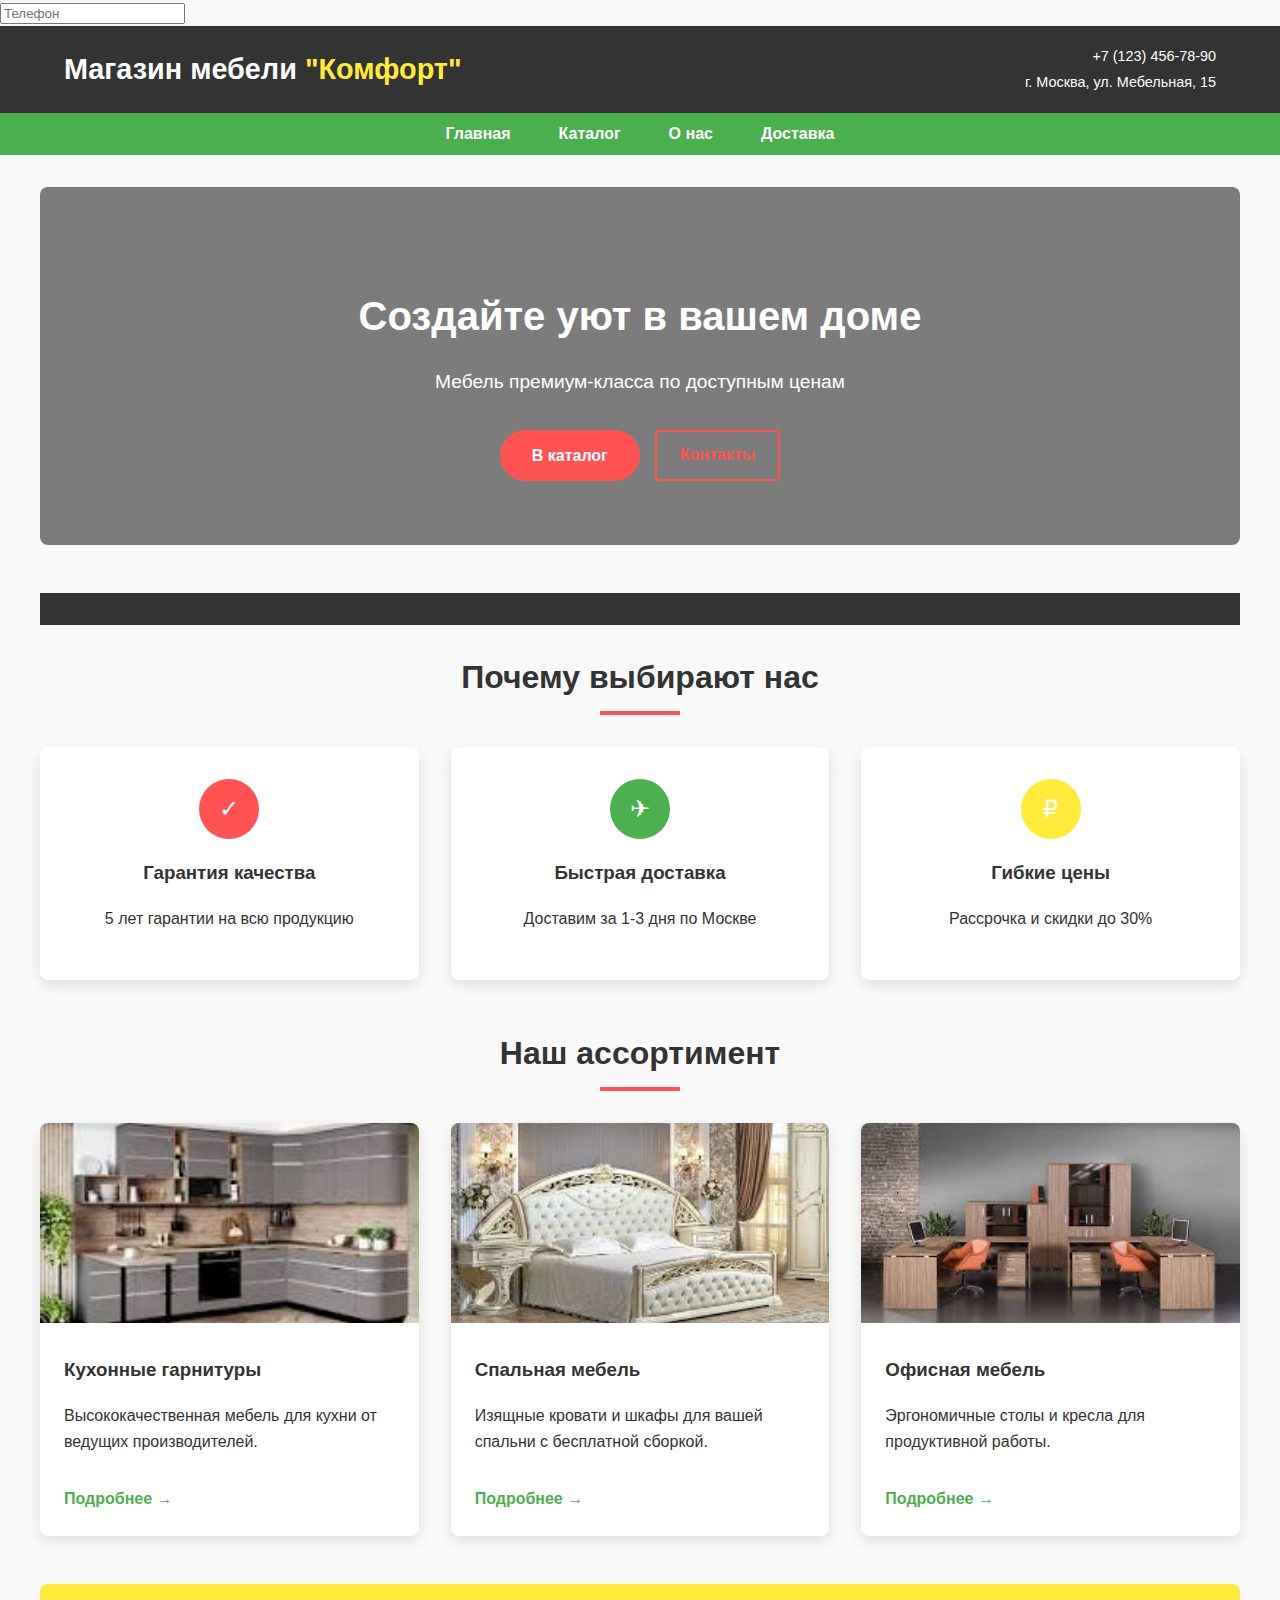
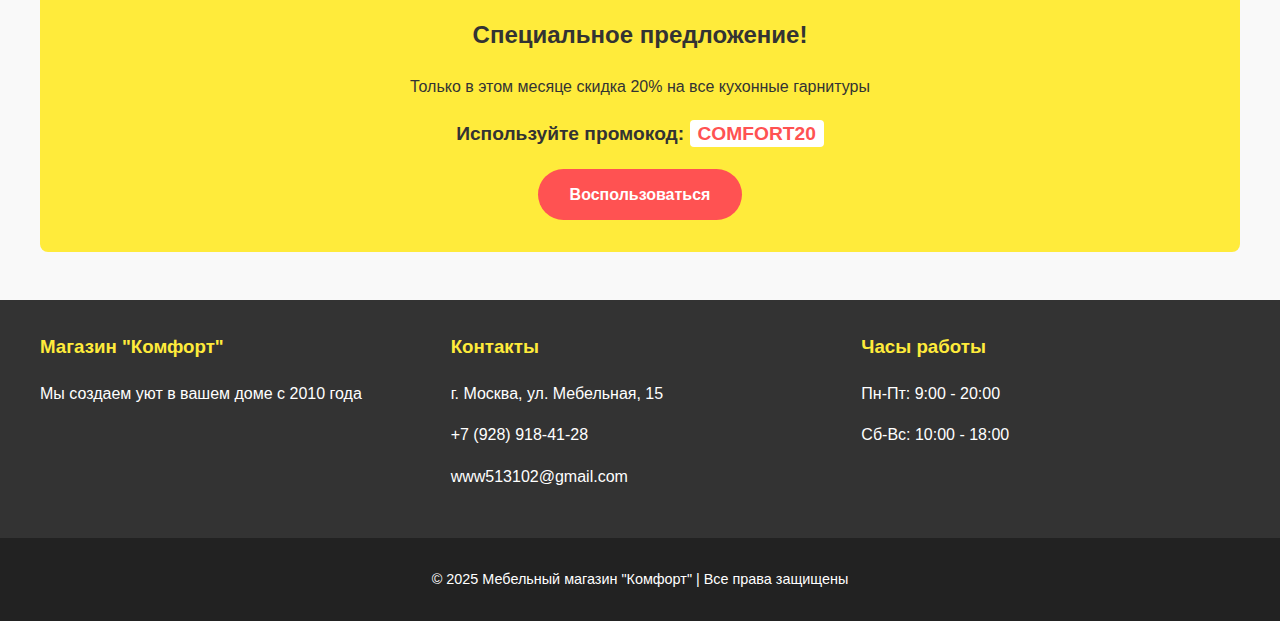
<file: index.html>
<!DOCTYPE html>
<html lang="ru">
<head>
    <meta charset="UTF-8">
    <meta name="viewport" content="width=device-width, initial-scale=1.0">
    <link rel="stylesheet" href="style.css">
    <title>Мебельный магазин "Комфорт"</title>
    <input type="tel" name="phone" placeholder="Телефон" pattern="\+7\s?[0-9]{3}\s?[0-9]{3}\s?[0-9]{2}\s?[0-9]{2}" title="Формат: +7 123 456 78 90">
</head>
<body>
    
    <header class="main-header">
        <div class="logo-container">
            <h1>Магазин мебели <span>"Комфорт"</span></h1>
        </div>
        <div class="header-contacts">
            <p>+7 (123) 456-78-90</p>
            <p>г. Москва, ул. Мебельная, 15</p>
        </div>
    </header>

    <nav class="main-nav">
        <ul>
            <li><a href="index.html">Главная</a></li>
            <li><a href="catalog.html">Каталог</a></li>
            <li><a href="abaut.html">О нас</a></li>
            <li><a href="delivery.html">Доставка</a></li>
        </ul>
    </nav>
    
    <main class="main-content">
        <section class="hero-banner">
    <div class="hero-text">
        <h2>Создайте уют в вашем доме</h2>
        <p>Мебель премиум-класса по доступным ценам</p>
        <div class="hero-buttons">
            <a href="catalog.html" class="cta-button">В каталог</a>
            <a href="#footer" class="secondary-button">Контакты</a>
        </div>
    </div>
</section>



<footer class="main-footer" id="footer">

</footer>

        <section class="features">
            <h2 class="section-title">Почему выбирают нас</h2>
            <div class="features-grid">
                <div class="feature-card">
                    <div class="feature-icon" style="background-color: #ff5252;">
                        <span>✓</span>
                    </div>
                    <h3>Гарантия качества</h3>
                    <p>5 лет гарантии на всю продукцию</p>
                </div>
                <div class="feature-card">
                    <div class="feature-icon" style="background-color: #4caf50;">
                        <span>✈</span>
                    </div>
                    <h3>Быстрая доставка</h3>
                    <p>Доставим за 1-3 дня по Москве</p>
                </div>
                <div class="feature-card">
                    <div class="feature-icon" style="background-color: #ffeb3b;">
                        <span>₽</span>
                    </div>
                    <h3>Гибкие цены</h3>
                    <p>Рассрочка и скидки до 30%</p>
                </div>
            </div>
        </section>
        
        <section class="categories">
            <h2 class="section-title">Наш ассортимент</h2>
            <div class="categories-grid">
                <article class="category-card">
                    <img src="./photo1.jpg" alt="Кухонный гарнитур">
                    <div class="category-info">
                        <h3>Кухонные гарнитуры</h3>
                        <p>Высококачественная мебель для кухни от ведущих производителей.</p>
                        <a href="office.html" class="category-link">Подробнее →</a>
                    </div>
                </article>
                
                <article class="category-card">
                    <img src="./photo2.jpg" alt="Спальные места">
                    <div class="category-info">
                        <h3>Спальная мебель</h3>
                        <p>Изящные кровати и шкафы для вашей спальни с бесплатной сборкой.</p>
                        <a href="office.html" class="category-link">Подробнее →</a>
                    </div>
                </article>
                
                <article class="category-card">
                    <img src="./photo3.jpg" alt="Офисная мебель">
                    <div class="category-info">
                        <h3>Офисная мебель</h3>
                        <p>Эргономичные столы и кресла для продуктивной работы.</p>
                        <a href="office.html" class="category-link">Подробнее →</a>
                    </div>
                </article>
            </div>
        </section>
        
        <section class="special-offer">
            <div class="offer-content">
                <h2>Специальное предложение!</h2>
                <p>Только в этом месяце скидка 20% на все кухонные гарнитуры</p>
                <p class="highlight-text">Используйте промокод: <span>COMFORT20</span></p>
                <a href="catalog.html" class="cta-button">Воспользоваться</a>
            </div>
        </section>
    </main>
    

    <footer class="main-footer">
        <div class="footer-grid">
            <div class="footer-section">
                <h3>Магазин "Комфорт"</h3>
                <p>Мы создаем уют в вашем доме с 2010 года</p>
            </div>
            <div class="footer-section">
                <h3>Контакты</h3>
                <p>г. Москва, ул. Мебельная, 15</p>
                <p>+7 (928) 918-41-28</p>
                <p>www513102@gmail.com</p>
            </div>
            <div class="footer-section">
                <h3>Часы работы</h3>
                <p>Пн-Пт: 9:00 - 20:00</p>
                <p>Сб-Вс: 10:00 - 18:00</p>
            </div>
        </div>
        <div class="footer-bottom">
            <p>© 2025 Мебельный магазин "Комфорт" | Все права защищены</p>
        </div>
    </footer>

</body>
</html>
</file>
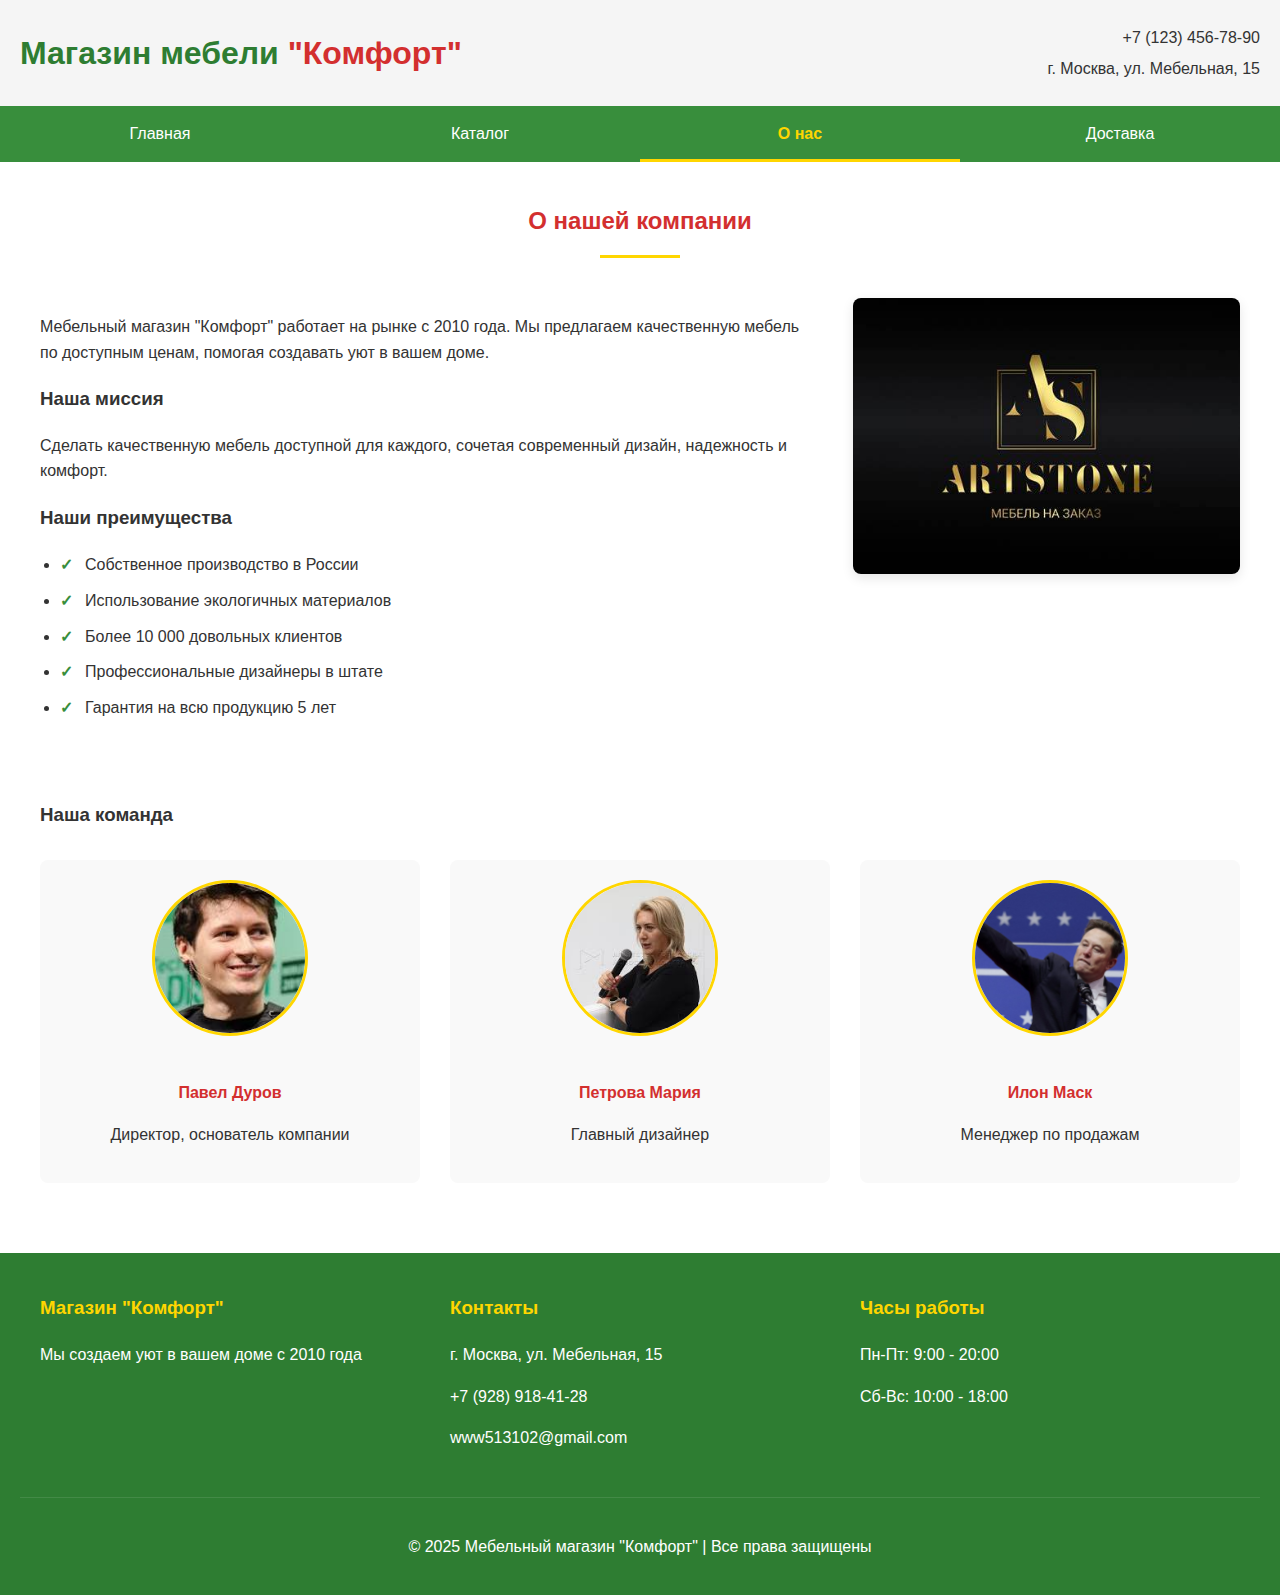
<file: abaut.html>
<!DOCTYPE html>
<html lang="ru">
<head>
    <meta charset="UTF-8">
    <meta name="viewport" content="width=device-width, initial-scale=1.0">
    <title>О нас - Мебельный магазин "Комфорт"</title>
    <style>
        /* Общие стили */
        body {
            font-family: 'Arial', sans-serif;
            margin: 0;
            padding: 0;
            color: #333;
            line-height: 1.6;
            transition: all 0.3s ease;
        }
        
        .main-header {
            background-color: #f5f5f5;
            padding: 20px;
            display: flex;
            justify-content: space-between;
            align-items: center;
            box-shadow: 0 2px 5px rgba(0,0,0,0.1);
            transition: all 0.3s ease;
        }
        
        .logo-container h1 {
            margin: 0;
            color: #2E7D32; /* Тёмно-зелёный */
            transition: all 0.3s ease;
        }
        
        .logo-container span {
            color: #D32F2F; /* Красный */
            transition: all 0.3s ease;
        }
        
        .header-contacts p {
            margin: 5px 0;
            text-align: right;
            transition: all 0.3s ease;
        }
        
        .main-nav {
            background-color: #388E3C; /* Зелёный */
            transition: all 0.3s ease;
        }
        
        .main-nav ul {
            list-style: none;
            padding: 0;
            margin: 0;
            display: flex;
        }
        
        .main-nav li {
            flex: 1;
            text-align: center;
            transition: all 0.3s ease;
        }
        
        .main-nav a {
            color: white;
            text-decoration: none;
            padding: 15px 0;
            display: block;
            transition: all 0.3s ease;
            position: relative;
        }
        
        .main-nav a:hover {
            background-color: #2E7D32; /* Тёмно-зелёный */
        }
        
        .main-nav a::after {
            content: '';
            position: absolute;
            bottom: 0;
            left: 0;
            width: 0;
            height: 3px;
            background-color: #FFD600; /* Жёлтый */
            transition: width 0.3s ease;
        }
        
        .main-nav a:hover::after {
            width: 100%;
        }
        
        .main-nav .active {
            color: #FFD600; /* Жёлтый */
            font-weight: bold;
        }
        
        .main-nav .active::after {
            width: 100%;
            background-color: #FFD600; /* Жёлтый */
        }
        
        .main-content {
            padding: 20px;
            max-width: 1200px;
            margin: 0 auto;
            transition: all 0.3s ease;
        }
        
        .section-title {
            text-align: center;
            margin-bottom: 40px;
            color: #D32F2F; /* Красный */
            position: relative;
            transition: all 0.3s ease;
        }
        
        .section-title::after {
            content: '';
            display: block;
            width: 80px;
            height: 3px;
            background-color: #FFD600; /* Жёлтый */
            margin: 15px auto;
            transition: all 0.3s ease;
        }
        
        /* Стили для страницы "О нас" */
        .about-content {
            display: flex;
            gap: 40px;
            margin-bottom: 50px;
            transition: all 0.3s ease;
        }
        
        .about-text {
            flex: 2;
        }
        
        .about-image {
            flex: 1;
            transition: all 0.3s ease;
        }
        
        .about-image img {
            width: 100%;
            border-radius: 8px;
            box-shadow: 0 4px 12px rgba(0,0,0,0.1);
            transition: all 0.3s ease;
        }
        
        .about-image img:hover {
            transform: scale(1.02);
            box-shadow: 0 8px 16px rgba(0,0,0,0.2);
        }
        
        .advantages-list {
            margin: 20px 0;
            padding-left: 20px;
        }
        
        .advantages-list li {
            margin-bottom: 10px;
            position: relative;
            padding-left: 25px;
            transition: all 0.3s ease;
        }
        
        .advantages-list li::before {
            content: '✓';
            color: #388E3C;
            position: absolute;
            left: 0;
            font-weight: bold;
        }
        
        .team-section {
            margin-top: 60px;
            transition: all 0.3s ease;
        }
        
        .team-grid {
            display: grid;
            grid-template-columns: repeat(auto-fit, minmax(250px, 1fr));
            gap: 30px;
            margin-top: 30px;
        }
        
        .team-member {
            text-align: center;
            transition: all 0.3s ease;
            padding: 20px;
            border-radius: 8px;
            background-color: #f9f9f9;
        }
        
        .team-member:hover {
            transform: translateY(-5px);
            box-shadow: 0 8px 16px rgba(0,0,0,0.1);
            background-color: #fff;
        }
        
        .team-member img {
            width: 150px;
            height: 150px;
            border-radius: 50%;
            object-fit: cover;
            margin-bottom: 15px;
            border: 3px solid #FFD600; 
            transition: all 0.3s ease;
        }
        
        .team-member h4 {
            color: #D32F2F;
            margin-bottom: 5px;
        }
        
      
        .main-footer {
            background-color: #2E7D32; 
            color: white;
            padding: 40px 20px 20px;
            margin-top: 50px;
            transition: all 0.3s ease;
        }
        
        .footer-grid {
            display: grid;
            grid-template-columns: repeat(auto-fit, minmax(250px, 1fr));
            gap: 30px;
            max-width: 1200px;
            margin: 0 auto;
        }
        
        .footer-section h3 {
            color: #FFD600; 
            margin-top: 0;
            transition: all 0.3s ease;
        }
        
        .footer-bottom {
            text-align: center;
            margin-top: 30px;
            padding-top: 20px;
            border-top: 1px solid rgba(255,255,255,0.1);
        }
        
      
        html {
            scroll-behavior: smooth;
        }
        
      
        @keyframes fadeIn {
            from { opacity: 0; transform: translateY(20px); }
            to { opacity: 1; transform: translateY(0); }
        }
        
        .about-section {
            animation: fadeIn 0.6s ease-out;
        }
        
        .team-section {
            animation: fadeIn 0.6s ease-out 0.2s both;
        }
        
        
        @media (max-width: 768px) {
            .about-content {
                flex-direction: column;
            }
            
            .main-nav ul {
                flex-direction: column;
            }
            
            .main-nav li {
                margin-bottom: 1px;
            }
        }
    </style>
</head>
<body>
    
    <header class="main-header">
        <div class="logo-container">
            <h1>Магазин мебели <span>"Комфорт"</span></h1>
        </div>
        <div class="header-contacts">
            <p>+7 (123) 456-78-90</p>
            <p>г. Москва, ул. Мебельная, 15</p>
        </div>
    </header>

    <nav class="main-nav">
        <ul>
            <li><a href="index.html">Главная</a></li>
            <li><a href="catalog.html">Каталог</a></li>
            <li><a href="abaut.html" class="active">О нас</a></li>
            <li><a href="delivery.html">Доставка</a></li>
        </ul>
    </nav>
    
    <main class="main-content">
        <section class="about-section">
            <h2 class="section-title">О нашей компании</h2>
            
            <div class="about-content">
                <div class="about-text">
                    <p>Мебельный магазин "Комфорт" работает на рынке с 2010 года. Мы предлагаем качественную мебель по доступным ценам, помогая создавать уют в вашем доме.</p>
                    
                    <h3>Наша миссия</h3>
                    <p>Сделать качественную мебель доступной для каждого, сочетая современный дизайн, надежность и комфорт.</p>
                    
                    <h3>Наши преимущества</h3>
                    <ul class="advantages-list">
                        <li>Собственное производство в России</li>
                        <li>Использование экологичных материалов</li>
                        <li>Более 10 000 довольных клиентов</li>
                        <li>Профессиональные дизайнеры в штате</li>
                        <li>Гарантия на всю продукцию 5 лет</li>
                    </ul>
                </div>
                
                <div class="about-image">
                    <img src="./logo.jpg" alt="Наш магазин">
                </div>
            </div>
            
            <div class="team-section">
                <h3>Наша команда</h3>
                <div class="team-grid">
                    <div class="team-member">
                        <img src="./director.jpg" alt="Директор">
                        <h4>Павел Дуров</h4>
                        <p>Директор, основатель компании</p>
                    </div>
                    <div class="team-member">
                        <img src="./designer.jpg" alt="Дизайнер">
                        <h4>Петрова Мария</h4>
                        <p>Главный дизайнер</p>
                    </div>
                    <div class="team-member">
                        <img src="./ilon.jpg" alt="Менеджер">
                        <h4>Илон Маск</h4>
                        <p>Менеджер по продажам</p>
                    </div>
                </div>
            </div>
        </section>
    </main>

    <footer class="main-footer">
        <div class="footer-grid">
            <div class="footer-section">
                <h3>Магазин "Комфорт"</h3>
                <p>Мы создаем уют в вашем доме с 2010 года</p>
            </div>
            <div class="footer-section">
                <h3>Контакты</h3>
                <p>г. Москва, ул. Мебельная, 15</p>
                <p>+7 (928) 918-41-28</p>
                <p>www513102@gmail.com</p>
            </div>
            <div class="footer-section">
                <h3>Часы работы</h3>
                <p>Пн-Пт: 9:00 - 20:00</p>
                <p>Сб-Вс: 10:00 - 18:00</p>
            </div>
        </div>
        <div class="footer-bottom">
            <p>© 2025 Мебельный магазин "Комфорт" | Все права защищены</p>
        </div>
    </footer>

</body>
</html>
</file>
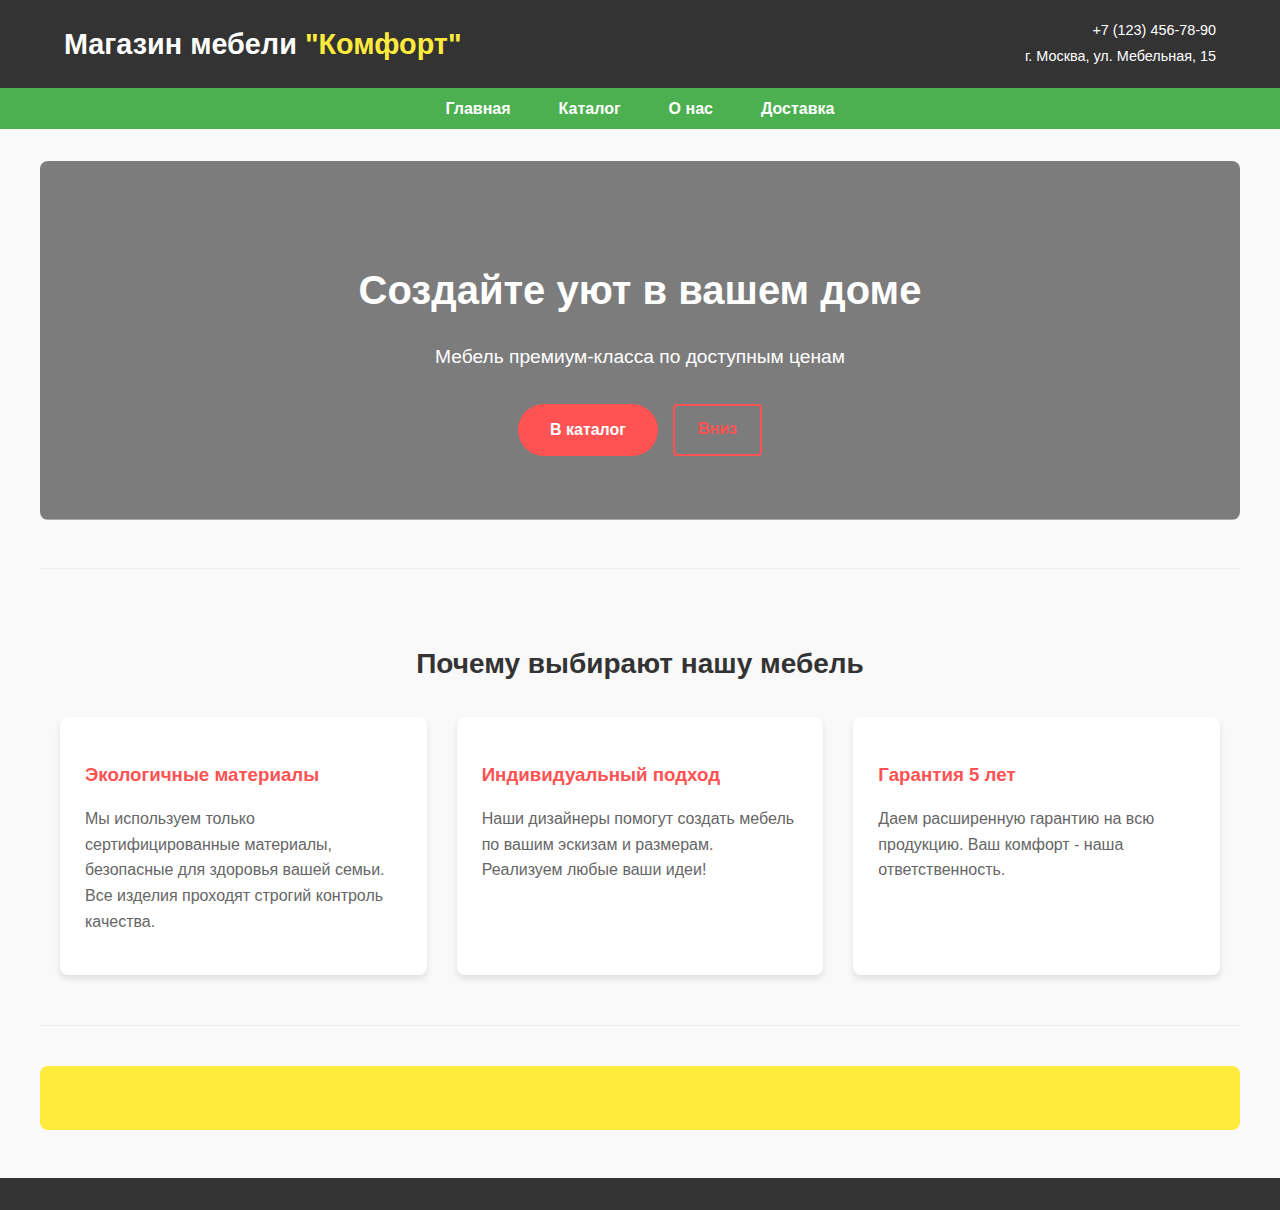
<file: catalog.html>
<!DOCTYPE html>
<html lang="ru">
<head>
    <meta charset="UTF-8">
    <meta name="viewport" content="width=device-width, initial-scale=1.0">
    <link rel="stylesheet" href="style.css">
    <title>Мебельный магазин "Комфорт"</title>
    <style>

        
        
        .main-nav ul li:nth-child(2) a:hover {
            color: #ff5252;
            transform: translateY(-2px);
        }
        
        .main-nav ul li:nth-child(2) a::after {
            content: '';
            position: absolute;
            bottom: 0;
            left: 0;
            width: 100%;
            height: 2px;
            background-color: #ff5252;
            transform: scaleX(0);
            transform-origin: right;
            transition: transform 0.5s cubic-bezier(0.65, 0, 0.35, 1);
        }
        
        .main-nav ul li:nth-child(2) a:hover::after {
            transform: scaleX(1);
            transform-origin: left;
        }
        
       
        .main-nav ul li:nth-child(2) a:active {
            transform: translateY(1px);
            color: #e04141;
        }
        
        .main-nav ul li:nth-child(2) a:active::after {
            background-color: #e04141;
            transform: scaleX(0.8);
        }
        
        
        html {
            scroll-behavior: smooth;
        }

      
        .info-section {
            background-color: #f9f9f9;
            padding: 50px 0;
            margin: 40px 0;
            border-top: 1px solid #eee;
            border-bottom: 1px solid #eee;
        }

        .info-container {
            max-width: 1200px;
            margin: 0 auto;
            padding: 0 20px;
        }

        .info-title {
            text-align: center;
            color: #333;
            margin-bottom: 30px;
            font-size: 28px;
        }

        .info-content {
            display: flex;
            flex-wrap: wrap;
            justify-content: space-between;
            gap: 30px;
        }

        .info-card {
            flex: 1 1 300px;
            background: white;
            padding: 25px;
            border-radius: 8px;
            box-shadow: 0 4px 6px rgba(0,0,0,0.1);
            transition: transform 0.3s ease;
        }

        .info-card:hover {
            transform: translateY(-5px);
        }

        .info-card h3 {
            color: #ff5252;
            margin-bottom: 15px;
        }

        .info-card p {
            color: #666;
            line-height: 1.6;
        }
    </style>
</head>
<body>
    
    <header class="main-header">
        <div class="logo-container">
            <h1>Магазин мебели <span>"Комфорт"</span></h1>
        </div>
        <div class="header-contacts">
            <p>+7 (123) 456-78-90</p>
            <p>г. Москва, ул. Мебельная, 15</p>
        </div>
    </header>

    <nav class="main-nav">
        <ul>
            <li><a href="index.html">Главная</a></li>
            <li><a href="catalog.html">Каталог</a></li>
            <li><a href="abaut.html">О нас</a></li>
            <li><a href="delivery.html">Доставка</a></li>
        </ul>
    </nav>
    
    <main class="main-content">
        <section class="hero-banner">
            <div class="hero-text">
                <h2>Создайте уют в вашем доме</h2>
                <p>Мебель премиум-класса по доступным ценам</p>
                <div class="hero-buttons">
                    <a href="catalog.html" class="cta-button">В каталог</a>
                    <a href="#footer" class="secondary-button">Вниз</a>
                </div>
            </div>
        </section>

        <section class="info-section">
            <div class="info-container">
                <h2 class="info-title">Почему выбирают нашу мебель</h2>
                <div class="info-content">
                    <div class="info-card">
                        <h3>Экологичные материалы</h3>
                        <p>Мы используем только сертифицированные материалы, безопасные для здоровья вашей семьи. Все изделия проходят строгий контроль качества.</p>
                    </div>
                    <div class="info-card">
                        <h3>Индивидуальный подход</h3>
                        <p>Наши дизайнеры помогут создать мебель по вашим эскизам и размерам. Реализуем любые ваши идеи!</p>
                    </div>
                    <div class="info-card">
                        <h3>Гарантия 5 лет</h3>
                        <p>Даем расширенную гарантию на всю продукцию. Ваш комфорт - наша ответственность.</p>
                    </div>
                </div>
            </div>
        </section>

        
        <section class="features">
          
        </section>
        
        <section class="categories">
           
        </section>
        
        <section class="special-offer">
           
        </section>
    </main>
    
    <footer class="main-footer" id="footer">
      
    </footer>

</body>
</html>
</file>
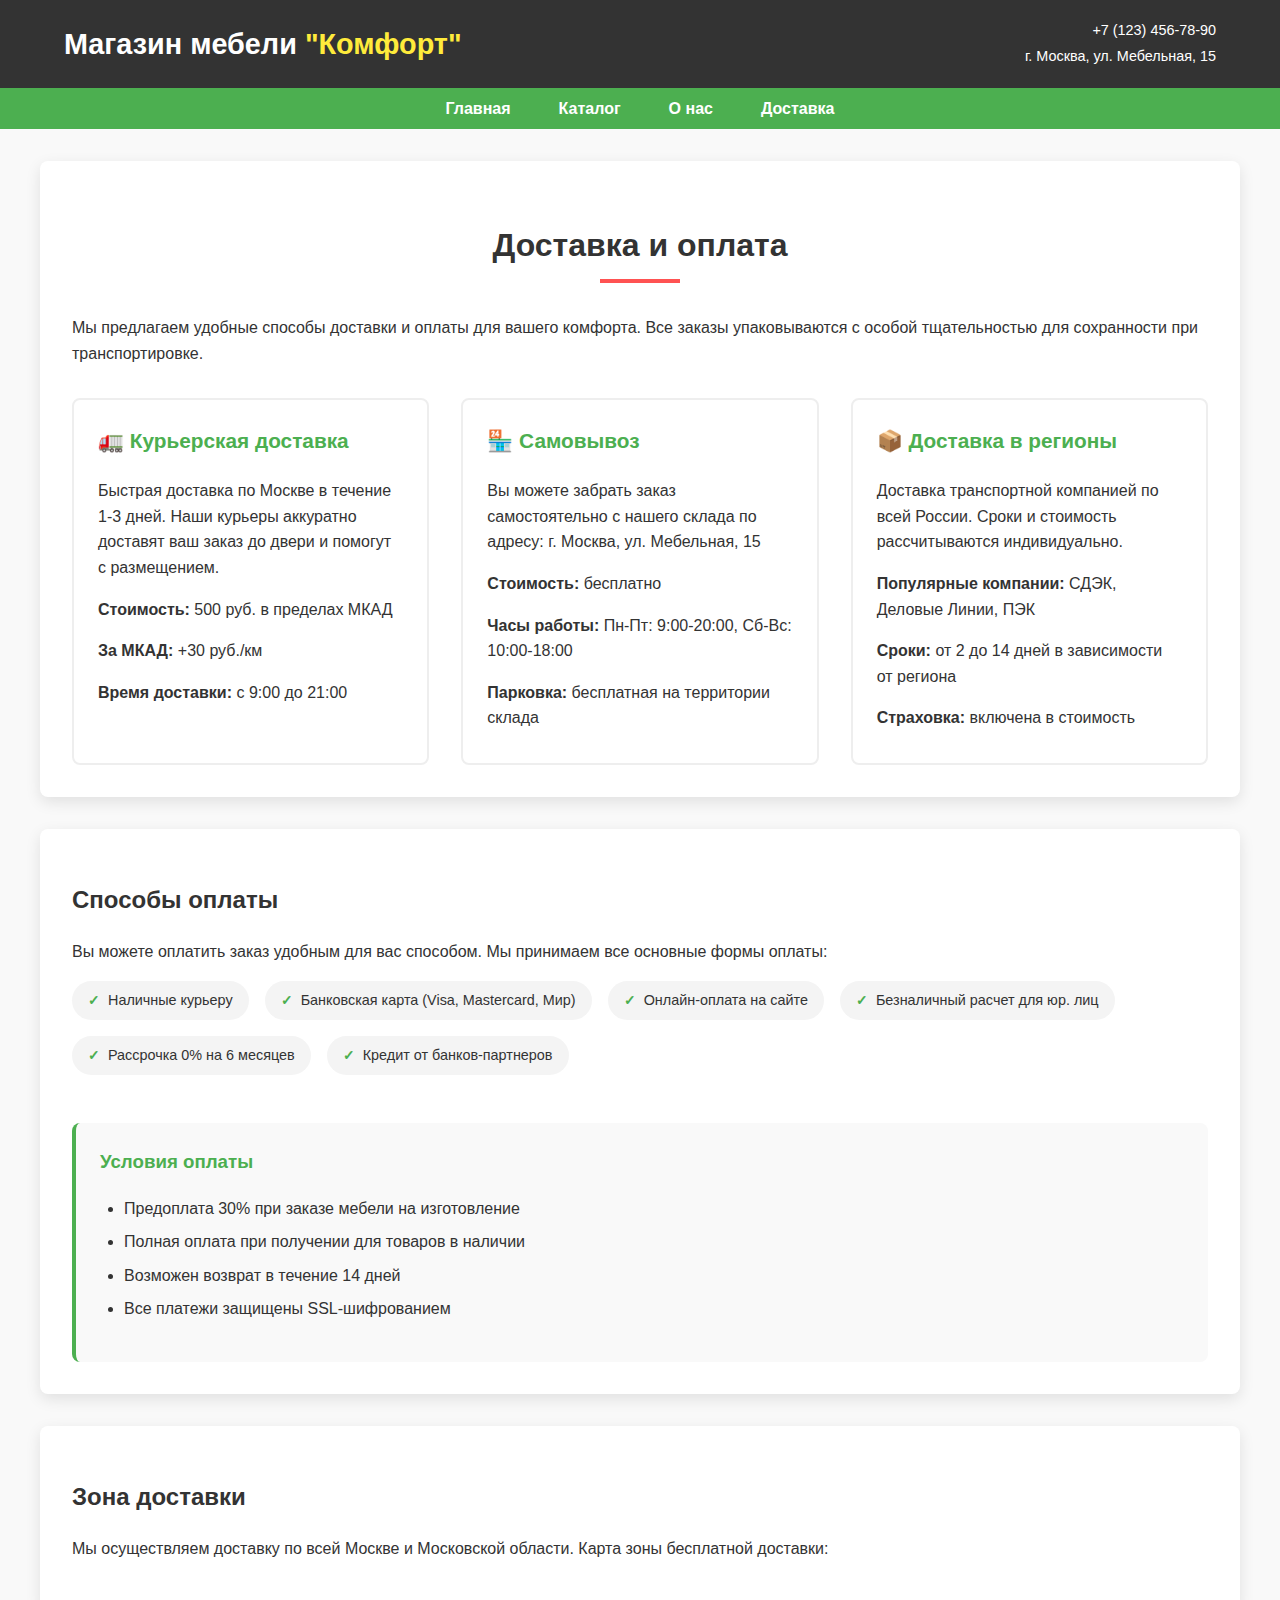
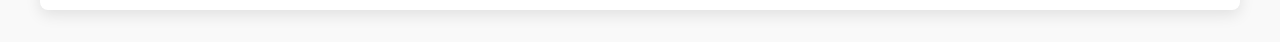
<file: delivery.html>
<!DOCTYPE html>
<html lang="ru">
<head>
    <meta charset="UTF-8">
    <meta name="viewport" content="width=device-width, initial-scale=1.0">
    <title>Доставка и оплата | Магазин мебели "Комфорт"</title>
    <link rel="stylesheet" href="style.css">
    <style>

        .delivery-section {
            background-color: white;
            padding: 2rem;
            border-radius: 8px;
            box-shadow: 0 5px 15px rgba(0,0,0,0.1);
            margin-bottom: 2rem;
        }
        
        .delivery-methods {
            display: grid;
            grid-template-columns: repeat(auto-fit, minmax(300px, 1fr));
            gap: 2rem;
            margin-top: 2rem;
        }
        
        .method-card {
            border: 2px solid #eee;
            padding: 1.5rem;
            border-radius: 8px;
            transition: all 0.3s ease;
        }
        
        .method-card:hover {
            border-color: var(--primary-green);
            transform: translateY(-5px);
            box-shadow: 0 10px 20px rgba(0,0,0,0.1);
        }
        
        .method-card h3 {
            color: var(--primary-green);
            margin-top: 0;
            font-size: 1.3rem;
        }
        
        .method-card p {
            margin-bottom: 0.5rem;
        }
        
        .payment-methods {
            display: flex;
            flex-wrap: wrap;
            gap: 1rem;
            margin-top: 1rem;
        }
        
        .payment-method {
            background-color: #f4f4f4;
            padding: 0.5rem 1rem;
            border-radius: 20px;
            font-size: 0.9rem;
            display: flex;
            align-items: center;
            gap: 0.5rem;
        }
        
        .payment-method:before {
            content: "✓";
            color: var(--primary-green);
            font-weight: bold;
        }
        
        .delivery-map {
            width: 100%;
            height: 400px;
            background-color: #eee;
            margin-top: 2rem;
            border-radius: 8px;
            overflow: hidden;
            border: 1px solid #ddd;
        }
        
        .faq-container {
            margin-top: 3rem;
        }
        
        .faq-item {
            margin-bottom: 1rem;
            border: 1px solid #eee;
            border-radius: 8px;
            overflow: hidden;
        }
        
        .faq-question {
            background-color: #f9f9f9;
            padding: 1.2rem;
            cursor: pointer;
            font-weight: bold;
            display: flex;
            justify-content: space-between;
            align-items: center;
            transition: all 0.3s ease;
        }
        
        .faq-question:hover {
            background-color: #f0f0f0;
        }
        
        .faq-question:after {
            content: "+";
            font-size: 1.5rem;
            color: var(--primary-green);
        }
        
        .faq-question.active:after {
            content: "-";
        }
        
        .faq-answer {
            padding: 0 1.2rem;
            max-height: 0;
            overflow: hidden;
            transition: max-height 0.3s ease, padding 0.3s ease;
        }
        
        .faq-question.active + .faq-answer {
            padding: 1.2rem;
            max-height: 500px;
        }
        
        .delivery-terms {
            margin-top: 3rem;
            background-color: #f9f9f9;
            padding: 1.5rem;
            border-radius: 8px;
            border-left: 4px solid var(--primary-green);
        }
        
        .delivery-terms h3 {
            margin-top: 0;
            color: var(--primary-green);
        }
        
        .terms-list {
            padding-left: 1.5rem;
        }
        
        .terms-list li {
            margin-bottom: 0.5rem;
        }
    </style>
</head>
<body>
    
    <header class="main-header">
        <div class="logo-container">
            <h1>Магазин мебели <span>"Комфорт"</span></h1>
        </div>
        <div class="header-contacts">
            <p>+7 (123) 456-78-90</p>
            <p>г. Москва, ул. Мебельная, 15</p>
        </div>
    </header>
    

    <nav class="main-nav">
        <ul>
            <li><a href="index.html">Главная</a></li>
            <li><a href="catalog.html">Каталог</a></li>
            <li><a href="abaut.html">О нас</a></li>
            <li><a href="delivery.html" class="active">Доставка</a></li>
        </ul>
    </nav>
    

    <main class="main-content">
        <section class="delivery-section">
            <h2 class="section-title">Доставка и оплата</h2>
            <p>Мы предлагаем удобные способы доставки и оплаты для вашего комфорта. Все заказы упаковываются с особой тщательностью для сохранности при транспортировке.</p>
            
            <div class="delivery-methods">
                <div class="method-card">
                    <h3>🚛 Курьерская доставка</h3>
                    <p>Быстрая доставка по Москве в течение 1-3 дней. Наши курьеры аккуратно доставят ваш заказ до двери и помогут с размещением.</p>
                    <p><strong>Стоимость:</strong> 500 руб. в пределах МКАД</p>
                    <p><strong>За МКАД:</strong> +30 руб./км</p>
                    <p><strong>Время доставки:</strong> с 9:00 до 21:00</p>
                </div>
                
                <div class="method-card">
                    <h3>🏪 Самовывоз</h3>
                    <p>Вы можете забрать заказ самостоятельно с нашего склада по адресу: г. Москва, ул. Мебельная, 15</p>
                    <p><strong>Стоимость:</strong> бесплатно</p>
                    <p><strong>Часы работы:</strong> Пн-Пт: 9:00-20:00, Сб-Вс: 10:00-18:00</p>
                    <p><strong>Парковка:</strong> бесплатная на территории склада</p>
                </div>
                
                <div class="method-card">
                    <h3>📦 Доставка в регионы</h3>
                    <p>Доставка транспортной компанией по всей России. Сроки и стоимость рассчитываются индивидуально.</p>
                    <p><strong>Популярные компании:</strong> СДЭК, Деловые Линии, ПЭК</p>
                    <p><strong>Сроки:</strong> от 2 до 14 дней в зависимости от региона</p>
                    <p><strong>Страховка:</strong> включена в стоимость</p>
                </div>
            </div>
        </section>
        
        <section class="delivery-section">
            <h2>Способы оплаты</h2>
            <p>Вы можете оплатить заказ удобным для вас способом. Мы принимаем все основные формы оплаты:</p>
            
            <div class="payment-methods">
                <span class="payment-method">Наличные курьеру</span>
                <span class="payment-method">Банковская карта (Visa, Mastercard, Мир)</span>
                <span class="payment-method">Онлайн-оплата на сайте</span>
                <span class="payment-method">Безналичный расчет для юр. лиц</span>
                <span class="payment-method">Рассрочка 0% на 6 месяцев</span>
                <span class="payment-method">Кредит от банков-партнеров</span>
            </div>
            
            <div class="delivery-terms">
                <h3>Условия оплаты</h3>
                <ul class="terms-list">
                    <li>Предоплата 30% при заказе мебели на изготовление</li>
                    <li>Полная оплата при получении для товаров в наличии</li>
                    <li>Возможен возврат в течение 14 дней</li>
                    <li>Все платежи защищены SSL-шифрованием</li>
                </ul>
            </div>
        </section>
        
        <section class="delivery-section">
            <h2>Зона доставки</h2>
            <p>Мы осуществляем доставку по всей Москве и Московской области. Карта зоны бесплатной доставки:</p>
</file>
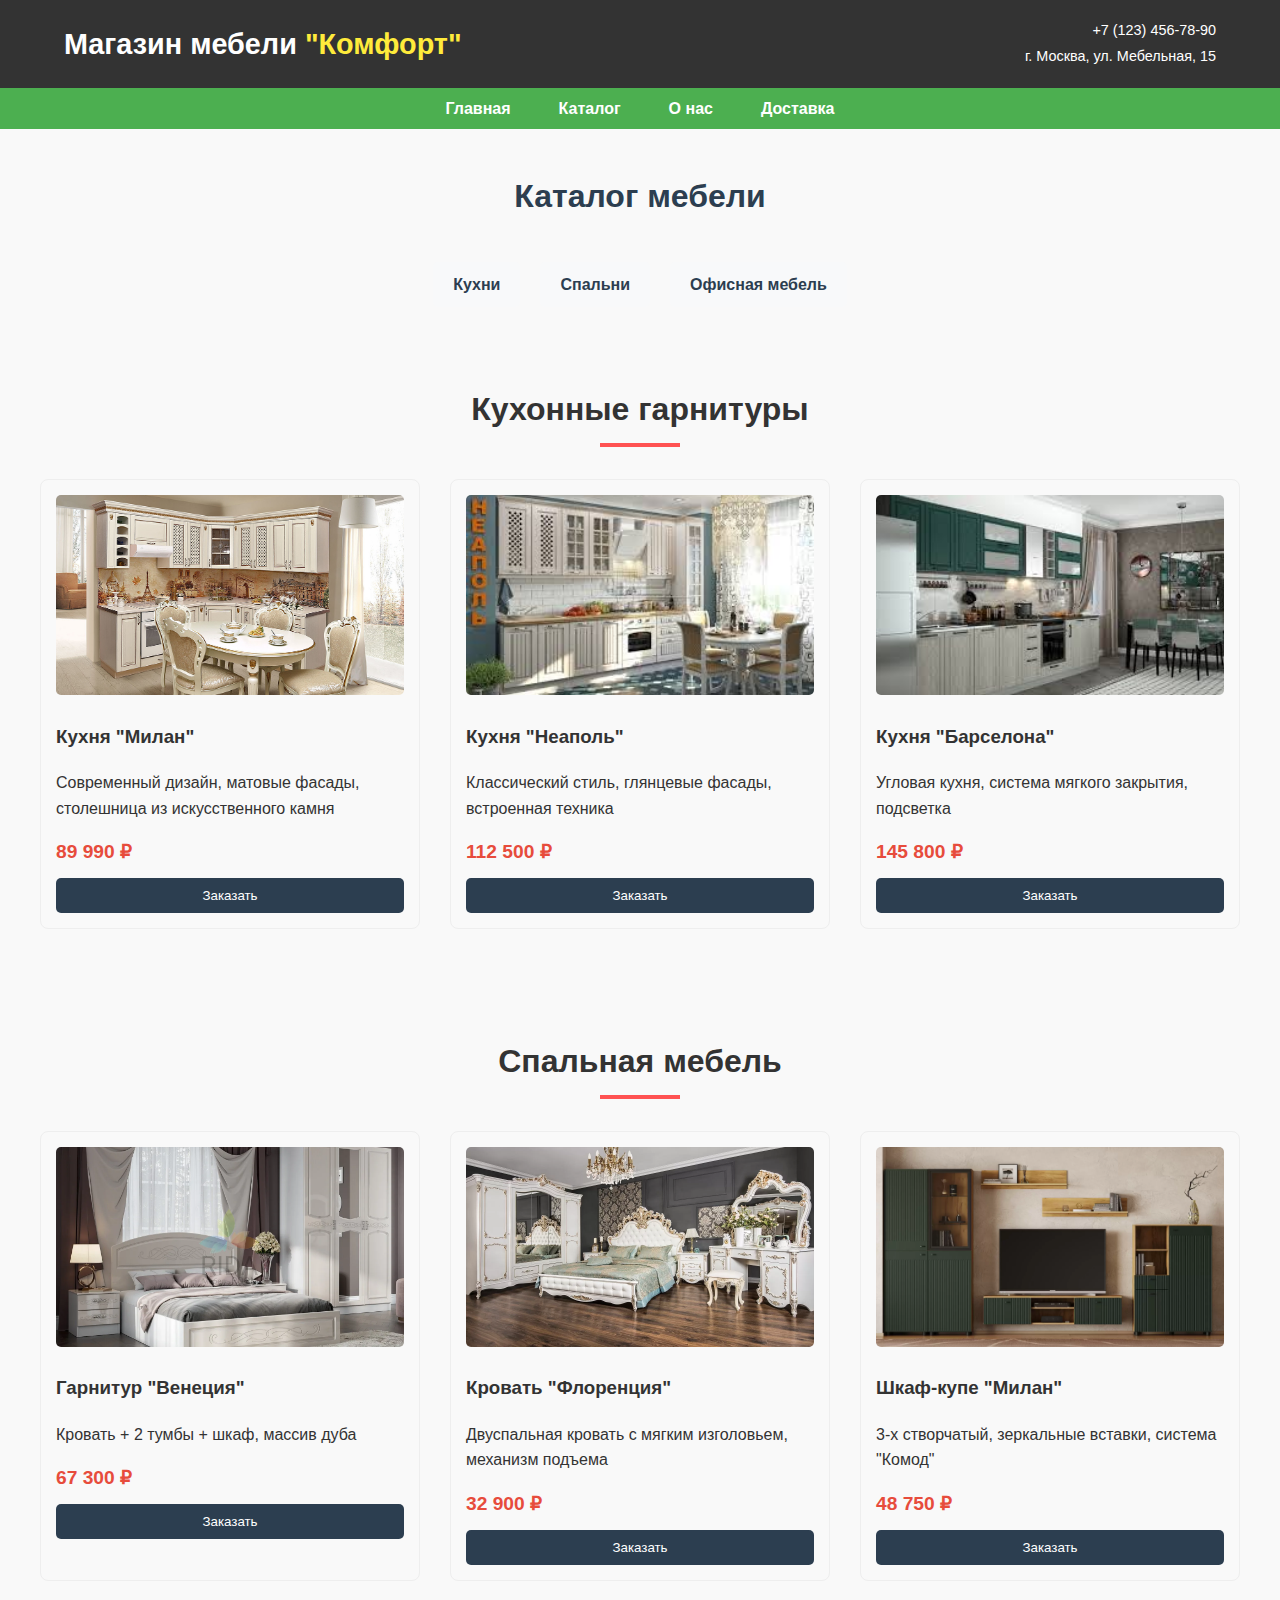
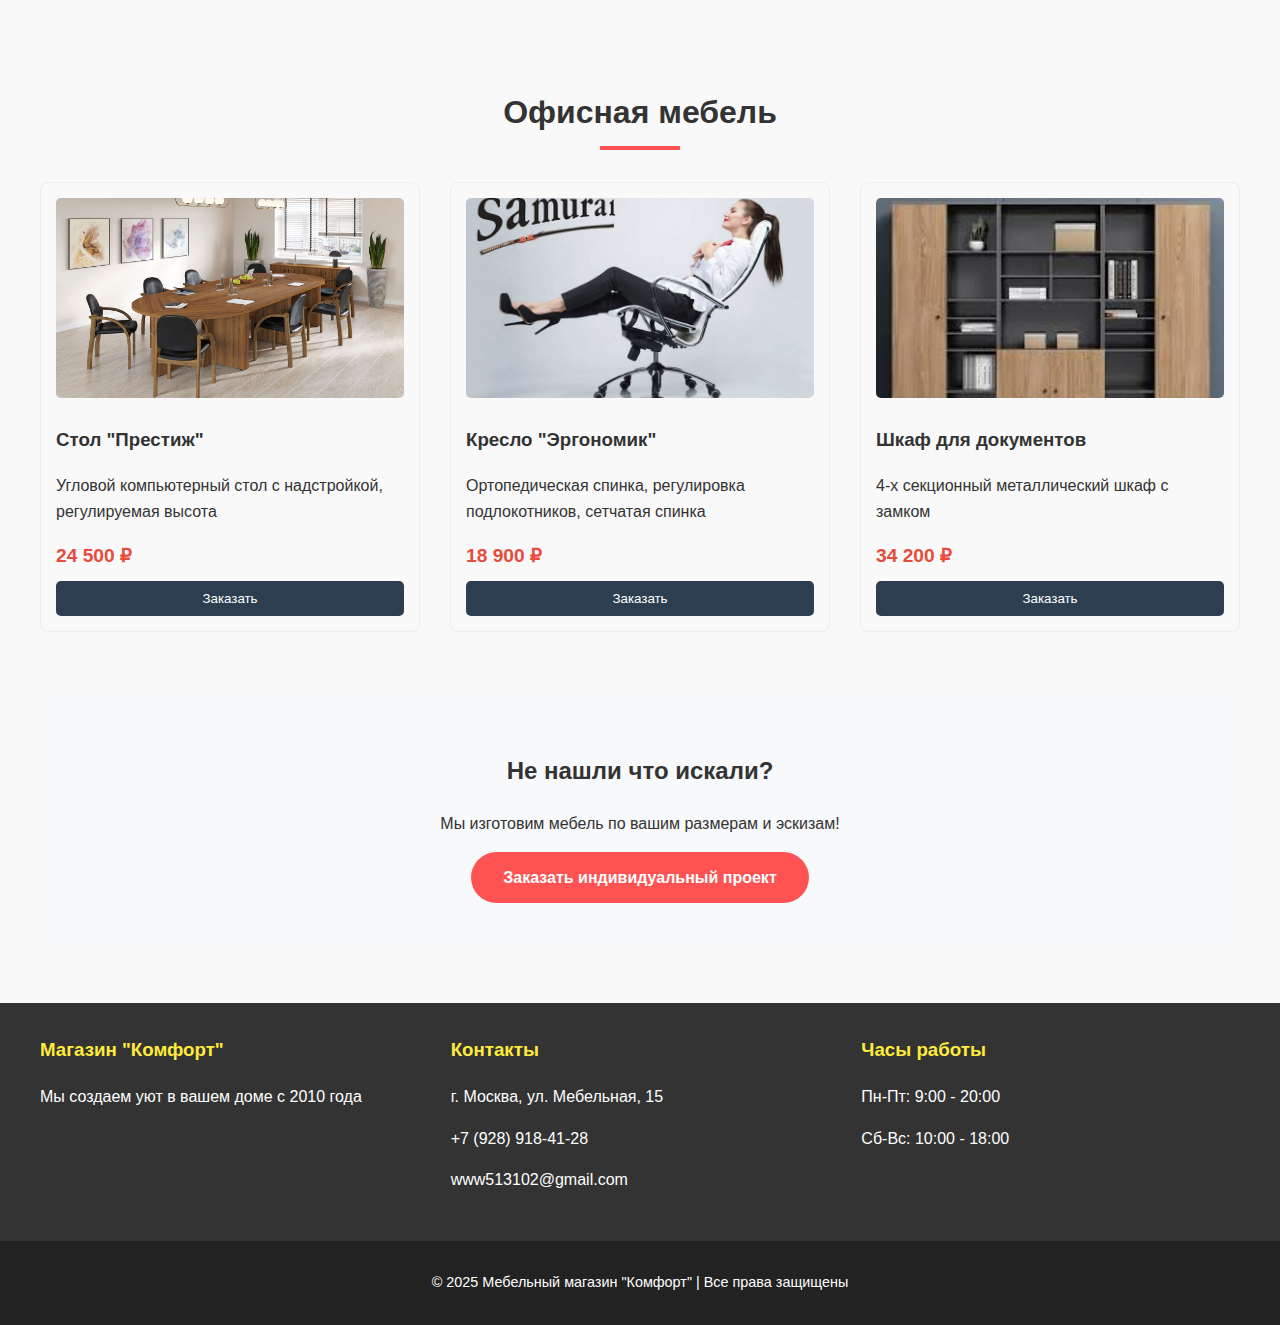
<file: office.html>
<!DOCTYPE html>
<html lang="ru">
<head>
    <meta charset="UTF-8">
    <meta name="viewport" content="width=device-width, initial-scale=1.0">
    <link rel="stylesheet" href="style.css">
    <title>Каталог мебели | Комфорт</title>
    <style>
            /* Стили для страницы каталога */
.catalog-page {
    padding: 20px;
    max-width: 1200px;
    margin: 0 auto;
}

.catalog-title {
    text-align: center;
    margin-bottom: 40px;
    color: #2c3e50;
}

.catalog-categories {
    display: flex;
    justify-content: center;
    gap: 20px;
    margin-bottom: 30px;
}

.category-jump-link {
    padding: 10px 20px;
    background-color: #f8f9fa;
    border-radius: 5px;
    text-decoration: none;
    color: #2c3e50;
    font-weight: bold;
    transition: all 0.3s;
}

.category-jump-link:hover {
    background-color: #e74c3c;
    color: white;
}

.catalog-section {
    margin-bottom: 60px;
    padding-top: 20px; /* Для плавного скролла */
}

.products-grid {
    display: grid;
    grid-template-columns: repeat(auto-fill, minmax(300px, 1fr));
    gap: 30px;
    margin-top: 20px;
}

.product-card {
    border: 1px solid #eee;
    border-radius: 8px;
    padding: 15px;
    transition: transform 0.3s;
}

.product-card:hover {
    transform: translateY(-5px);
    box-shadow: 0 5px 15px rgba(0,0,0,0.1);
}

.product-card img {
    width: 100%;
    height: 200px;
    object-fit: cover;
    border-radius: 5px;
}

.product-price {
    font-weight: bold;
    font-size: 1.2em;
    color: #e74c3c;
    margin: 10px 0;
}

.buy-button {
    width: 100%;
    padding: 10px;
    background-color: #2c3e50;
    color: white;
    border: none;
    border-radius: 5px;
    cursor: pointer;
    transition: background-color 0.3s;
}

.buy-button:hover {
    background-color: #e74c3c;
}

.highlighted-section:target {
    animation: highlight 2s ease;
}

@keyframes highlight {
    0% { background-color: rgba(255,255,0,0.3); }
    100% { background-color: rgba(255,255,0,0); }
}

.catalog-cta {
    text-align: center;
    padding: 40px 20px;
    background-color: #f8f9fa;
    border-radius: 10px;
    margin: 40px 0;
}
    </style>
</head>
<body>
    
    <header class="main-header">
        <div class="logo-container">
            <h1>Магазин мебели <span>"Комфорт"</span></h1>
        </div>
        <div class="header-contacts">
            <p>+7 (123) 456-78-90</p>
            <p>г. Москва, ул. Мебельная, 15</p>
        </div>
    </header>

    <nav class="main-nav">
        <ul>
            <li><a href="index.html">Главная</a></li>
            <li><a href="catalog.html">Каталог</a></li>
            <li><a href="about.html">О нас</a></li>
            <li><a href="delivery.html">Доставка</a></li>
        </ul>
    </nav>
    
    <main class="main-content catalog-page">
        <h1 class="catalog-title">Каталог мебели</h1>
        
        <div class="catalog-categories">
            <a href="#kitchen" class="category-jump-link">Кухни</a>
            <a href="#bedroom" class="category-jump-link">Спальни</a>
            <a href="#office" class="category-jump-link">Офисная мебель</a>
        </div>

        <!-- Кухонная мебель -->
        <section id="kitchen" class="catalog-section">
            <h2 class="section-title">Кухонные гарнитуры</h2>
            <div class="products-grid">
                <article class="product-card">
                    <img src="./milana.jpg" alt="Кухня Милан">
                    <h3>Кухня "Милан"</h3>
                    <p class="product-description">Современный дизайн, матовые фасады, столешница из искусственного камня</p>
                    <p class="product-price">89 990 ₽</p>
                    <button class="buy-button">Заказать</button>
                </article>
                
                <article class="product-card">
                    <img src="./neopal.jpg" alt="Кухня Неаполь">
                    <h3>Кухня "Неаполь"</h3>
                    <p class="product-description">Классический стиль, глянцевые фасады, встроенная техника</p>
                    <p class="product-price">112 500 ₽</p>
                    <button class="buy-button">Заказать</button>
                </article>
                
                <article class="product-card">
                    <img src="./barselona.jpg" alt="Кухня Барселона">
                    <h3>Кухня "Барселона"</h3>
                    <p class="product-description">Угловая кухня, система мягкого закрытия, подсветка</p>
                    <p class="product-price">145 800 ₽</p>
                    <button class="buy-button">Заказать</button>
                </article>
            </div>
        </section>

        <!-- Спальная мебель -->
        <section id="bedroom" class="catalog-section">
            <h2 class="section-title">Спальная мебель</h2>
            <div class="products-grid">
                <article class="product-card">
                    <img src="./garnitura1.webp" alt="Гарнитур Венеция">
                    <h3>Гарнитур "Венеция"</h3>
                    <p class="product-description">Кровать + 2 тумбы + шкаф, массив дуба</p>
                    <p class="product-price">67 300 ₽</p>
                    <button class="buy-button">Заказать</button>
                </article>
                
                <article class="product-card">
                    <img src="./garnitura2.webp" alt="Кровать Флоренция">
                    <h3>Кровать "Флоренция"</h3>
                    <p class="product-description">Двуспальная кровать с мягким изголовьем, механизм подъема</p>
                    <p class="product-price">32 900 ₽</p>
                    <button class="buy-button">Заказать</button>
                </article>
                
                <article class="product-card">
                    <img src="./garnitura3.webp" alt="Шкаф-купе Милан">
                    <h3>Шкаф-купе "Милан"</h3>
                    <p class="product-description">3-х створчатый, зеркальные вставки, система "Комод"</p>
                    <p class="product-price">48 750 ₽</p>
                    <button class="buy-button">Заказать</button>
                </article>
            </div>
        </section>

        <!-- Офисная мебель -->
        <section id="office" class="catalog-section highlighted-section">
            <h2 class="section-title">Офисная мебель</h2>
            <div class="products-grid">
                <article class="product-card">
                    <img src="./bot1.jpg" alt="Офисный стол Престиж">
                    <h3>Стол "Престиж"</h3>
                    <p class="product-description">Угловой компьютерный стол с надстройкой, регулируемая высота</p>
                    <p class="product-price">24 500 ₽</p>
                    <button class="buy-button">Заказать</button>
                </article>
                
                <article class="product-card">
                    <img src="./bot2.jpg" alt="Кресло Эргономик">
                    <h3>Кресло "Эргономик"</h3>
                    <p class="product-description">Ортопедическая спинка, регулировка подлокотников, сетчатая спинка</p>
                    <p class="product-price">18 900 ₽</p>
                    <button class="buy-button">Заказать</button>
                </article>
                
                <article class="product-card">
                    <img src="./skaf.jpg" alt="Шкаф для документов">
                    <h3>Шкаф для документов</h3>
                    <p class="product-description">4-х секционный металлический шкаф с замком</p>
                    <p class="product-price">34 200 ₽</p>
                    <button class="buy-button">Заказать</button>
                </article>
            </div>
        </section>

        <section class="catalog-cta">
            <h2>Не нашли что искали?</h2>
            <p>Мы изготовим мебель по вашим размерам и эскизам!</p>
            <a href="about.html#custom" class="cta-button">Заказать индивидуальный проект</a>
        </section>
    </main>

    <footer class="main-footer">
        <div class="footer-grid">
            <div class="footer-section">
                <h3>Магазин "Комфорт"</h3>
                <p>Мы создаем уют в вашем доме с 2010 года</p>
            </div>
            <div class="footer-section">
                <h3>Контакты</h3>
                <p>г. Москва, ул. Мебельная, 15</p>
                <p>+7 (928) 918-41-28</p>
                <p>www513102@gmail.com</p>
            </div>
            <div class="footer-section">
                <h3>Часы работы</h3>
                <p>Пн-Пт: 9:00 - 20:00</p>
                <p>Сб-Вс: 10:00 - 18:00</p>
            </div>
        </div>
        <div class="footer-bottom">
            <p>© 2025 Мебельный магазин "Комфорт" | Все права защищены</p>
        </div>
    </footer>

</body>
</html>
</file>
<file: style.css>
:root {
    --primary-red: #ff5252;
    --primary-green: #4caf50;
    --primary-yellow: #ffeb3b;
    --dark-color: #333;
    --light-color: #f4f4f4;
}

body {
    font-family: 'Arial', sans-serif;
    line-height: 1.6;
    color: var(--dark-color);
    margin: 0;
    padding: 0;
    background-color: #f9f9f9;
}

.main-header {
    background-color: var(--dark-color);
    color: white;
    display: flex;
    justify-content: space-between;
    align-items: center;
    padding: 1rem 5%;
    box-shadow: 0 2px 5px rgba(0,0,0,0.1);
}

.main-header h1 {
    margin: 0;
    font-size: 1.8rem;
}

.main-header h1 span {
    color: var(--primary-yellow);
}

.header-contacts {
    text-align: right;
}

.hero-text {
    text-align: center;
}

.hero-buttons {
    display: flex;
    justify-content: center;
    gap: 15px;
    margin-top: 20px;
}

.cta-button {
    background-color: #ff5252;
    color: white;
    padding: 12px 25px;
    border-radius: 4px;
    text-decoration: none;
    font-weight: bold;
    transition: transform 0.3s ease;
}

.secondary-button {
    border: 2px solid #ff5252;
    color: #ff5252;
    padding: 10px 23px;
    border-radius: 4px;
    text-decoration: none;
    font-weight: bold;
    transition: all 0.3s ease;
}

.cta-button:hover {
    transform: translateY(-9px);
    box-shadow: 0 4px 8px rgba(0,0,0,0.1);
}

.secondary-button:hover {
    background-color: #ff5252;
    color: white;
}

html {
    scroll-behavior: smooth;
}


.header-contacts p {
    margin: 0.2rem 0;
    font-size: 0.9rem;
}

.main-nav {
    background-color: var(--primary-green);
    padding: 0.5rem 0;
}

.main-nav ul {
    list-style-type: none;
    display: flex;
    justify-content: center;
    margin: 0;
    padding: 0;
}

.main-nav li {
    margin: 0 1.5rem;
}

.main-nav a {
    color: white;
    text-decoration: none;
    font-weight: bold;
    padding: 0.5rem 0;
    position: relative;
    transition: all 0.3s ease;
}

.main-nav a:hover {
    color: var(--primary-yellow);
}

.main-nav a:after {
    content: '';
    position: absolute;
    width: 0;
    height: 2px;
    background: var(--primary-yellow);
    bottom: 0;
    left: 0;
    transition: width 0.3s ease;
}

.main-nav a:hover:after {
    width: 100%;
}


.main-content {
    max-width: 1200px;
    margin: 2rem auto;
    padding: 0 1rem;
}

.section-title {
    text-align: center;
    color: var(--dark-color);
    margin-bottom: 2rem;
    font-size: 2rem;
    position: relative;
}

.section-title:after {
    content: '';
    display: block;
    width: 80px;
    height: 4px;
    background: var(--primary-red);
    margin: 0.5rem auto;
}

.hero-banner {
    background: linear-gradient(rgba(0,0,0,0.5), rgba(0,0,0,0.5)), url('https://via.placeholder.com/1200x400.png?text=Мебель+для+дома');
    background-size: cover;
    background-position: center;
    color: white;
    padding: 4rem 2rem;
    text-align: center;
    border-radius: 8px;
    margin-bottom: 3rem;
}

.hero-text h2 {
    font-size: 2.5rem;
    margin-bottom: 1rem;
}

.hero-text p {
    font-size: 1.2rem;
    margin-bottom: 2rem;
}

.cta-button {
    display: inline-block;
    background-color: var(--primary-red);
    color: white;
    padding: 0.8rem 2rem;
    border-radius: 50px;
    text-decoration: none;
    font-weight: bold;
    transition: all 0.3s ease;
    border: none;
    cursor: pointer;
}

.cta-button:hover {
    background-color: #e53935;
    transform: translateY(-3px);
    box-shadow: 0 5px 15px rgba(0,0,0,0.2);
}


.features-grid {
    display: grid;
    grid-template-columns: repeat(auto-fit, minmax(300px, 1fr));
    gap: 2rem;
    margin-bottom: 3rem;
}

.feature-card {
    background: white;
    padding: 2rem;
    border-radius: 8px;
    text-align: center;
    box-shadow: 0 5px 15px rgba(0,0,0,0.1);
    transition: transform 0.3s ease;
}

.feature-card:hover {
    transform: translateY(-10px);
}

.feature-icon {
    width: 60px;
    height: 60px;
    border-radius: 50%;
    display: flex;
    align-items: center;
    justify-content: center;
    margin: 0 auto 1rem;
    color: white;
    font-size: 1.5rem;
}

.categories-grid {
    display: grid;
    grid-template-columns: repeat(auto-fit, minmax(300px, 1fr));
    gap: 2rem;
    margin-bottom: 3rem;
}

.category-card {
    background: white;
    border-radius: 8px;
    overflow: hidden;
    box-shadow: 0 5px 15px rgba(0,0,0,0.1);
    transition: transform 0.3s ease;
}

.category-card:hover {
    transform: translateY(-10px);
}

.category-card img {
    width: 100%;
    height: 200px;
    object-fit: cover;
}

.category-info {
    padding: 1.5rem;
}

.category-info h3 {
    margin-top: 0;
    color: var(--dark-color);
}

.category-link {
    color: var(--primary-green);
    text-decoration: none;
    font-weight: bold;
    display: inline-block;
    margin-top: 1rem;
    transition: all 0.3s ease;
}

.category-link:hover {
    color: var(--primary-red);
    transform: translateX(5px);
}


.special-offer {
    background-color: var(--primary-yellow);
    padding: 2rem;
    border-radius: 8px;
    text-align: center;
    margin-bottom: 3rem;
}

.special-offer h2 {
    margin-top: 0;
    color: var(--dark-color);
}

.highlight-text {
    font-size: 1.2rem;
    font-weight: bold;
}

.highlight-text span {
    color: var(--primary-red);
    background: white;
    padding: 0.2rem 0.5rem;
    border-radius: 4px;
}


.main-footer {
    background-color: var(--dark-color);
    color: white;
    padding: 2rem 0 0;
}

.footer-grid {
    display: grid;
    grid-template-columns: repeat(auto-fit, minmax(250px, 1fr));
    gap: 2rem;
    max-width: 1200px;
    margin: 0 auto;
    padding: 0 1rem 2rem;
}

.footer-section h3 {
    color: var(--primary-yellow);
    margin-top: 0;
}

.footer-bottom {
    background-color: #222;
    text-align: center;
    padding: 1rem;
    font-size: 0.9rem;
}


@media (max-width: 768px) {
    .main-header {
        flex-direction: column;
        text-align: center;
    }
    
    .header-contacts {
        text-align: center;
        margin-top: 1rem;
    }
    
    .main-nav ul {
        flex-direction: column;
        align-items: center;
    }
    
    .main-nav li {
        margin: 0.5rem 0;
    }
    
    .hero-text h2 {
        font-size: 2rem;
    }
}
</file>
